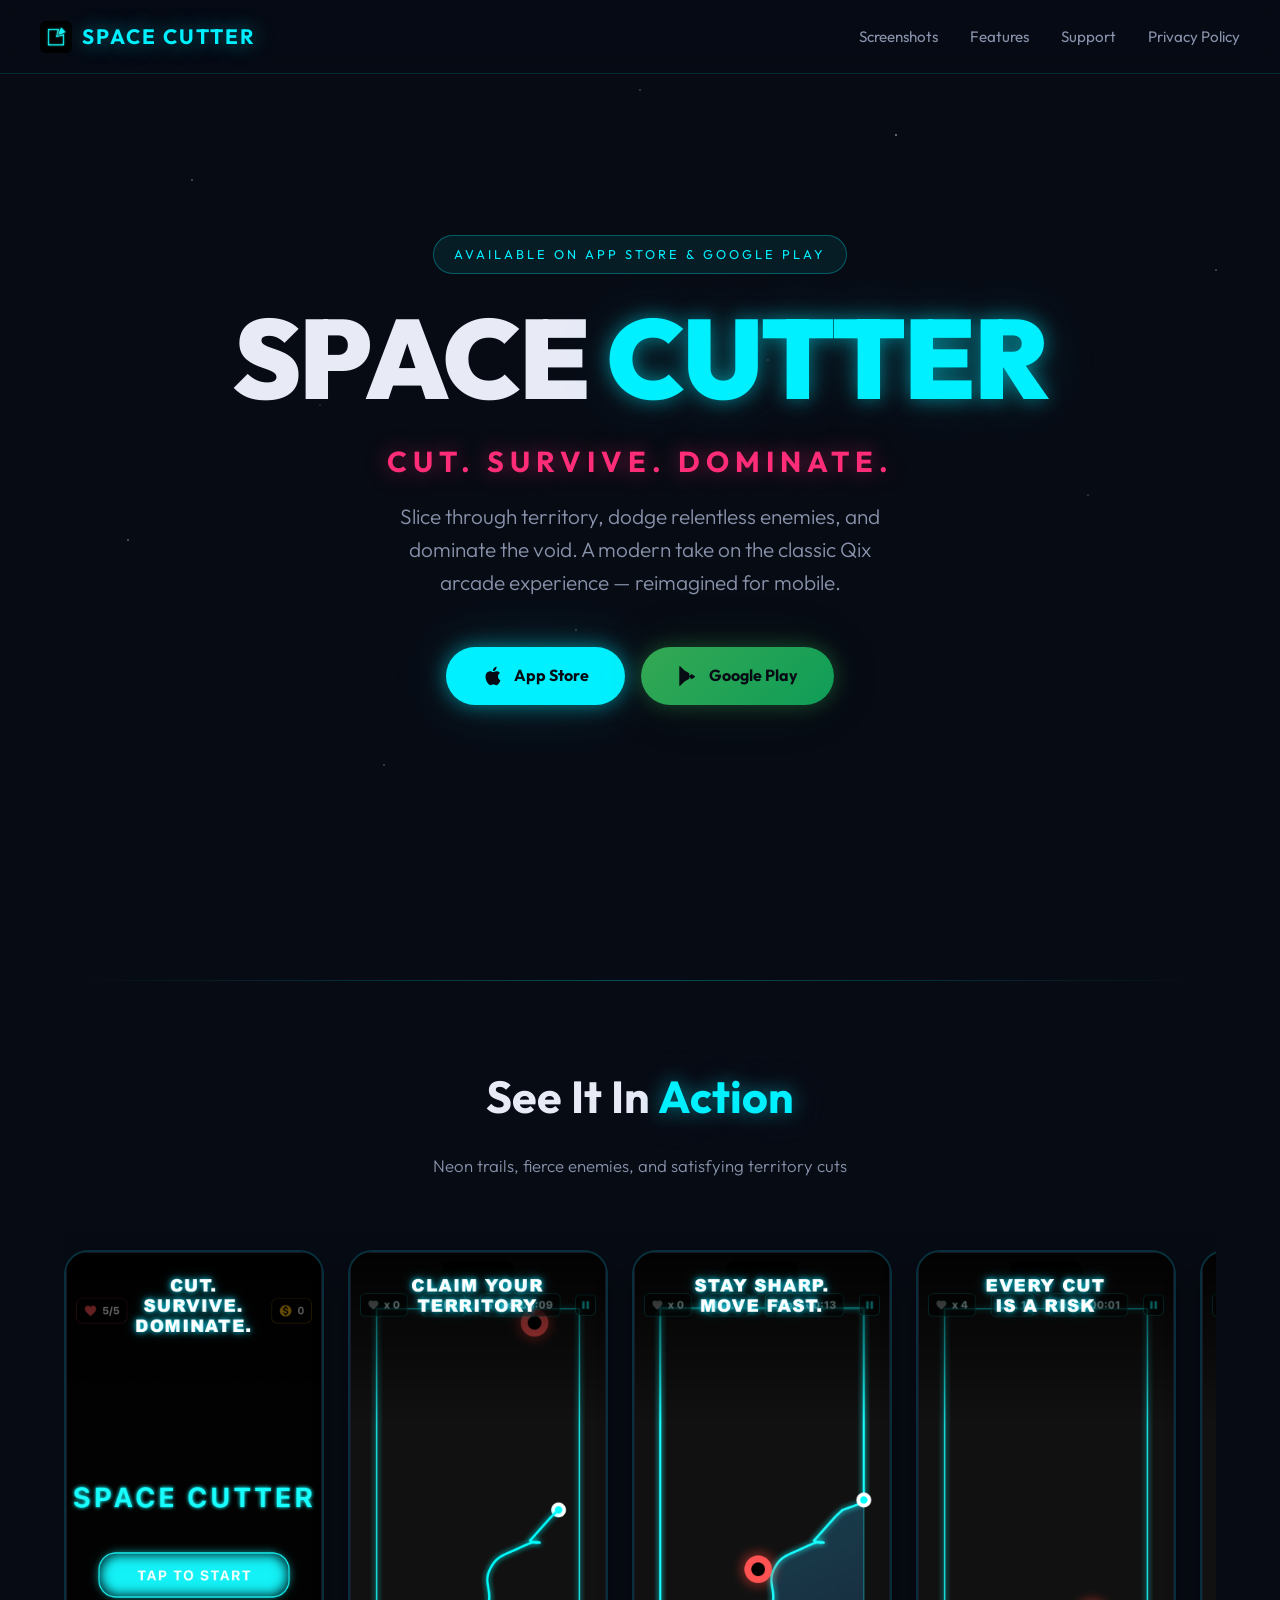
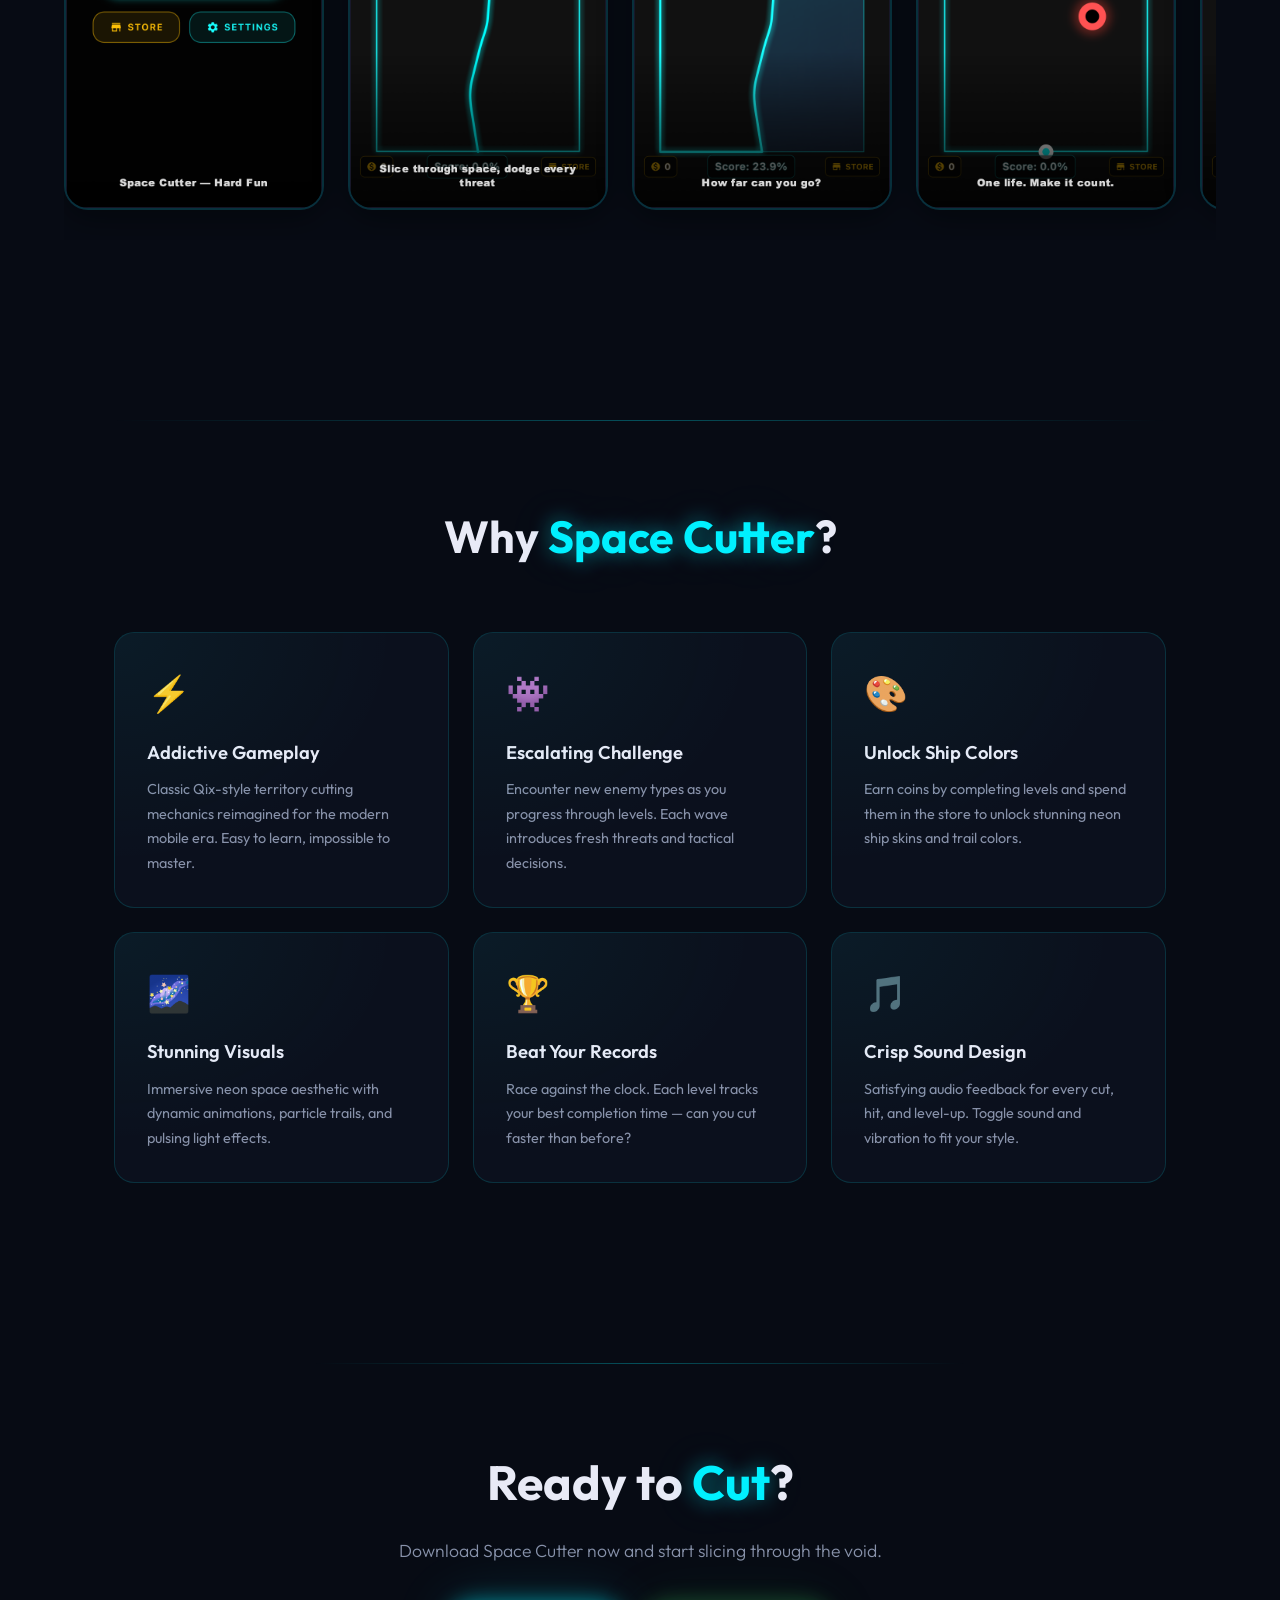
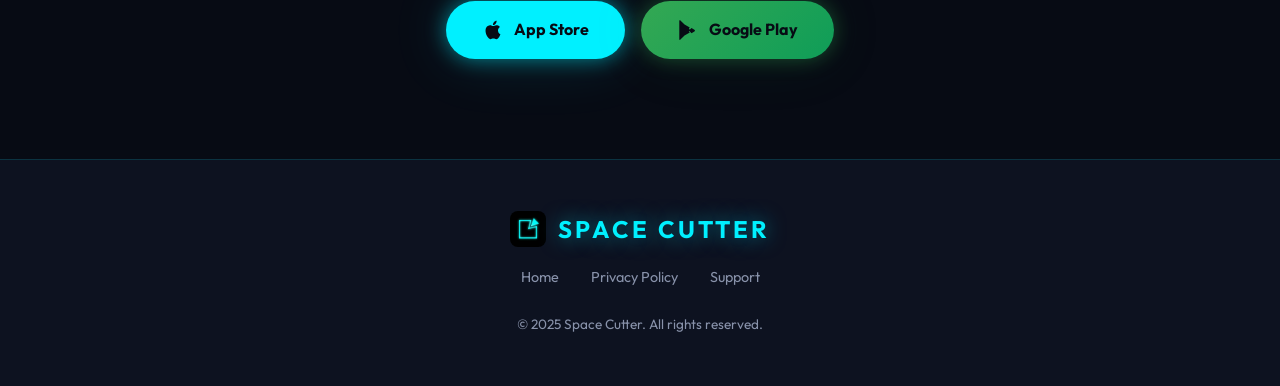
<file: index.html>
<!DOCTYPE html>
<html lang="en">
<head>
  <meta charset="UTF-8" />
  <meta name="viewport" content="width=device-width, initial-scale=1.0" />
  <title>Space Cutter — Cut Through Space</title>
  <meta name="description" content="Space Cutter is a fast-paced mobile arcade game. Cut territory, dodge enemies, and conquer the void. Available on App Store and Google Play." />
  <link rel="stylesheet" href="style.css" />
  <link rel="icon" type="image/png" sizes="96x96" href="images/spacecutter_icon_96.png" />
  <link rel="icon" type="image/png" sizes="192x192" href="images/spacecutter_icon_192.png" />
  <link rel="apple-touch-icon" href="images/spacecutter_icon_512.png" />
</head>
<body>

  <!-- Navigation -->
  <nav>
    <a class="nav-logo" href="index.html"><img src="images/spacecutter_icon_96.png" alt="Space Cutter" class="nav-icon" /> SPACE CUTTER</a>
    <ul class="nav-links">
      <li><a href="#screenshots">Screenshots</a></li>
      <li><a href="#features">Features</a></li>
      <li><a href="mailto:yureklabs@gmail.com">Support</a></li>
      <li><a href="privacy-policy.html">Privacy Policy</a></li>
    </ul>
  </nav>

  <!-- Hero -->
  <section class="hero">
    <div class="hero-badge">Available on App Store & Google Play</div>
    <h1>
      <span class="word-space">SPACE&nbsp;</span><span class="word-cutter">CUTTER</span>
    </h1>
    <p class="hero-tagline">Cut. Survive. Dominate.</p>
    <p class="hero-subtitle">
      Slice through territory, dodge relentless enemies, and dominate the void. A modern take on the classic Qix arcade experience — reimagined for mobile.
    </p>
    <div class="hero-actions">
      <a href="https://apps.apple.com/us/app/space-cutter/id6760222527" id="appstore-btn" class="btn-primary">
        <svg width="22" height="22" viewBox="0 0 24 24" fill="currentColor"><path d="M18.71 19.5c-.83 1.24-1.71 2.45-3.05 2.47-1.34.03-1.77-.79-3.29-.79-1.53 0-2 .77-3.27.82-1.31.05-2.3-1.32-3.14-2.53C4.25 17 2.94 12.45 4.7 9.39c.87-1.52 2.43-2.48 4.12-2.51 1.28-.02 2.5.87 3.29.87.78 0 2.26-1.07 3.8-.91.65.03 2.47.26 3.64 1.98-.09.06-2.17 1.28-2.15 3.81.03 3.02 2.65 4.03 2.68 4.04-.03.07-.42 1.44-1.38 2.83M13 3.5c.73-.83 1.94-1.46 2.94-1.5.13 1.17-.34 2.35-1.04 3.19-.69.85-1.83 1.51-2.95 1.42-.15-1.15.41-2.35 1.05-3.11z"/></svg>
        App Store
      </a>
      <a href="https://play.google.com/store/apps/details?id=com.yureklabs.spacecutter" id="playstore-btn" class="btn-primary btn-play">
        <svg width="22" height="22" viewBox="0 0 24 24" fill="currentColor"><path d="M3.18 23.04c-.46-.27-.68-.74-.68-1.29V2.25c0-.55.22-1.02.68-1.29l11.18 11.04L3.18 23.04zM15.82 15.43l-2.79-2.76 2.79-2.76 3.14 1.81c.89.51.89 1.35 0 1.87l-3.14 1.84zM12.15 11.62L4.43 3.85l9.49 5.47-1.77 2.3zM12.15 12.38l1.77 2.3-9.49 5.47 7.72-7.77z"/></svg>
        Google Play
      </a>
    </div>
  </section>

  <!-- Screenshots -->
  <section class="screenshots" id="screenshots">
    <div class="neon-line"></div>
    <h2 class="section-title">See It In <span>Action</span></h2>
    <p class="section-subtitle">Neon trails, fierce enemies, and satisfying territory cuts</p>
    <div class="screenshots-track">
      <div class="screenshot-card">
        <img src="images/space_cutter_01.png" alt="Space Cutter main menu" loading="lazy" />
      </div>
      <div class="screenshot-card">
        <img src="images/space_cutter_02.png" alt="Claim your territory - gameplay" loading="lazy" />
      </div>
      <div class="screenshot-card">
        <img src="images/space_cutter_03.png" alt="Stay sharp, move fast - cutting territory" loading="lazy" />
      </div>
      <div class="screenshot-card">
        <img src="images/space_cutter_04.png" alt="Every cut is a risk - enemy encounter" loading="lazy" />
      </div>
      <div class="screenshot-card">
        <img src="images/space_cutter_05.png" alt="Simple to learn, impossible to master" loading="lazy" />
      </div>
      <div class="screenshot-card screenshot-card-wide">
        <img src="images/sc_ipad_02___gameplay.png" alt="Space Cutter iPad gameplay" loading="lazy" />
      </div>
    </div>
  </section>

  <!-- Features -->
  <section class="features" id="features">
    <div class="neon-line"></div>
    <h2 class="section-title">Why <span>Space Cutter</span>?</h2>
    <div class="features-grid">
      <div class="feature-card">
        <div class="feature-icon">⚡</div>
        <h3>Addictive Gameplay</h3>
        <p>Classic Qix-style territory cutting mechanics reimagined for the modern mobile era. Easy to learn, impossible to master.</p>
      </div>
      <div class="feature-card">
        <div class="feature-icon">👾</div>
        <h3>Escalating Challenge</h3>
        <p>Encounter new enemy types as you progress through levels. Each wave introduces fresh threats and tactical decisions.</p>
      </div>
      <div class="feature-card">
        <div class="feature-icon">🎨</div>
        <h3>Unlock Ship Colors</h3>
        <p>Earn coins by completing levels and spend them in the store to unlock stunning neon ship skins and trail colors.</p>
      </div>
      <div class="feature-card">
        <div class="feature-icon">🌌</div>
        <h3>Stunning Visuals</h3>
        <p>Immersive neon space aesthetic with dynamic animations, particle trails, and pulsing light effects.</p>
      </div>
      <div class="feature-card">
        <div class="feature-icon">🏆</div>
        <h3>Beat Your Records</h3>
        <p>Race against the clock. Each level tracks your best completion time — can you cut faster than before?</p>
      </div>
      <div class="feature-card">
        <div class="feature-icon">🎵</div>
        <h3>Crisp Sound Design</h3>
        <p>Satisfying audio feedback for every cut, hit, and level-up. Toggle sound and vibration to fit your style.</p>
      </div>
    </div>
  </section>

  <!-- CTA -->
  <section class="cta">
    <div class="neon-line"></div>
    <h2 class="cta-title">Ready to <span>Cut</span>?</h2>
    <p class="cta-text">Download Space Cutter now and start slicing through the void.</p>
    <div class="hero-actions">
      <a href="https://apps.apple.com/us/app/space-cutter/id6760222527" class="btn-primary">
        <svg width="22" height="22" viewBox="0 0 24 24" fill="currentColor"><path d="M18.71 19.5c-.83 1.24-1.71 2.45-3.05 2.47-1.34.03-1.77-.79-3.29-.79-1.53 0-2 .77-3.27.82-1.31.05-2.3-1.32-3.14-2.53C4.25 17 2.94 12.45 4.7 9.39c.87-1.52 2.43-2.48 4.12-2.51 1.28-.02 2.5.87 3.29.87.78 0 2.26-1.07 3.8-.91.65.03 2.47.26 3.64 1.98-.09.06-2.17 1.28-2.15 3.81.03 3.02 2.65 4.03 2.68 4.04-.03.07-.42 1.44-1.38 2.83M13 3.5c.73-.83 1.94-1.46 2.94-1.5.13 1.17-.34 2.35-1.04 3.19-.69.85-1.83 1.51-2.95 1.42-.15-1.15.41-2.35 1.05-3.11z"/></svg>
        App Store
      </a>
      <a href="https://play.google.com/store/apps/details?id=com.yureklabs.spacecutter" class="btn-primary btn-play">
        <svg width="22" height="22" viewBox="0 0 24 24" fill="currentColor"><path d="M3.18 23.04c-.46-.27-.68-.74-.68-1.29V2.25c0-.55.22-1.02.68-1.29l11.18 11.04L3.18 23.04zM15.82 15.43l-2.79-2.76 2.79-2.76 3.14 1.81c.89.51.89 1.35 0 1.87l-3.14 1.84zM12.15 11.62L4.43 3.85l9.49 5.47-1.77 2.3zM12.15 12.38l1.77 2.3-9.49 5.47 7.72-7.77z"/></svg>
        Google Play
      </a>
    </div>
  </section>

  <!-- Footer -->
  <footer>
    <div class="footer-logo"><img src="images/spacecutter_icon_96.png" alt="Space Cutter" class="footer-icon" /> SPACE CUTTER</div>
    <ul class="footer-links">
      <li><a href="index.html">Home</a></li>
      <li><a href="privacy-policy.html">Privacy Policy</a></li>
      <li><a href="mailto:yureklabs@gmail.com">Support</a></li>
    </ul>
    <p>&copy; 2025 Space Cutter. All rights reserved.</p>
  </footer>

</body>
</html>
</file>
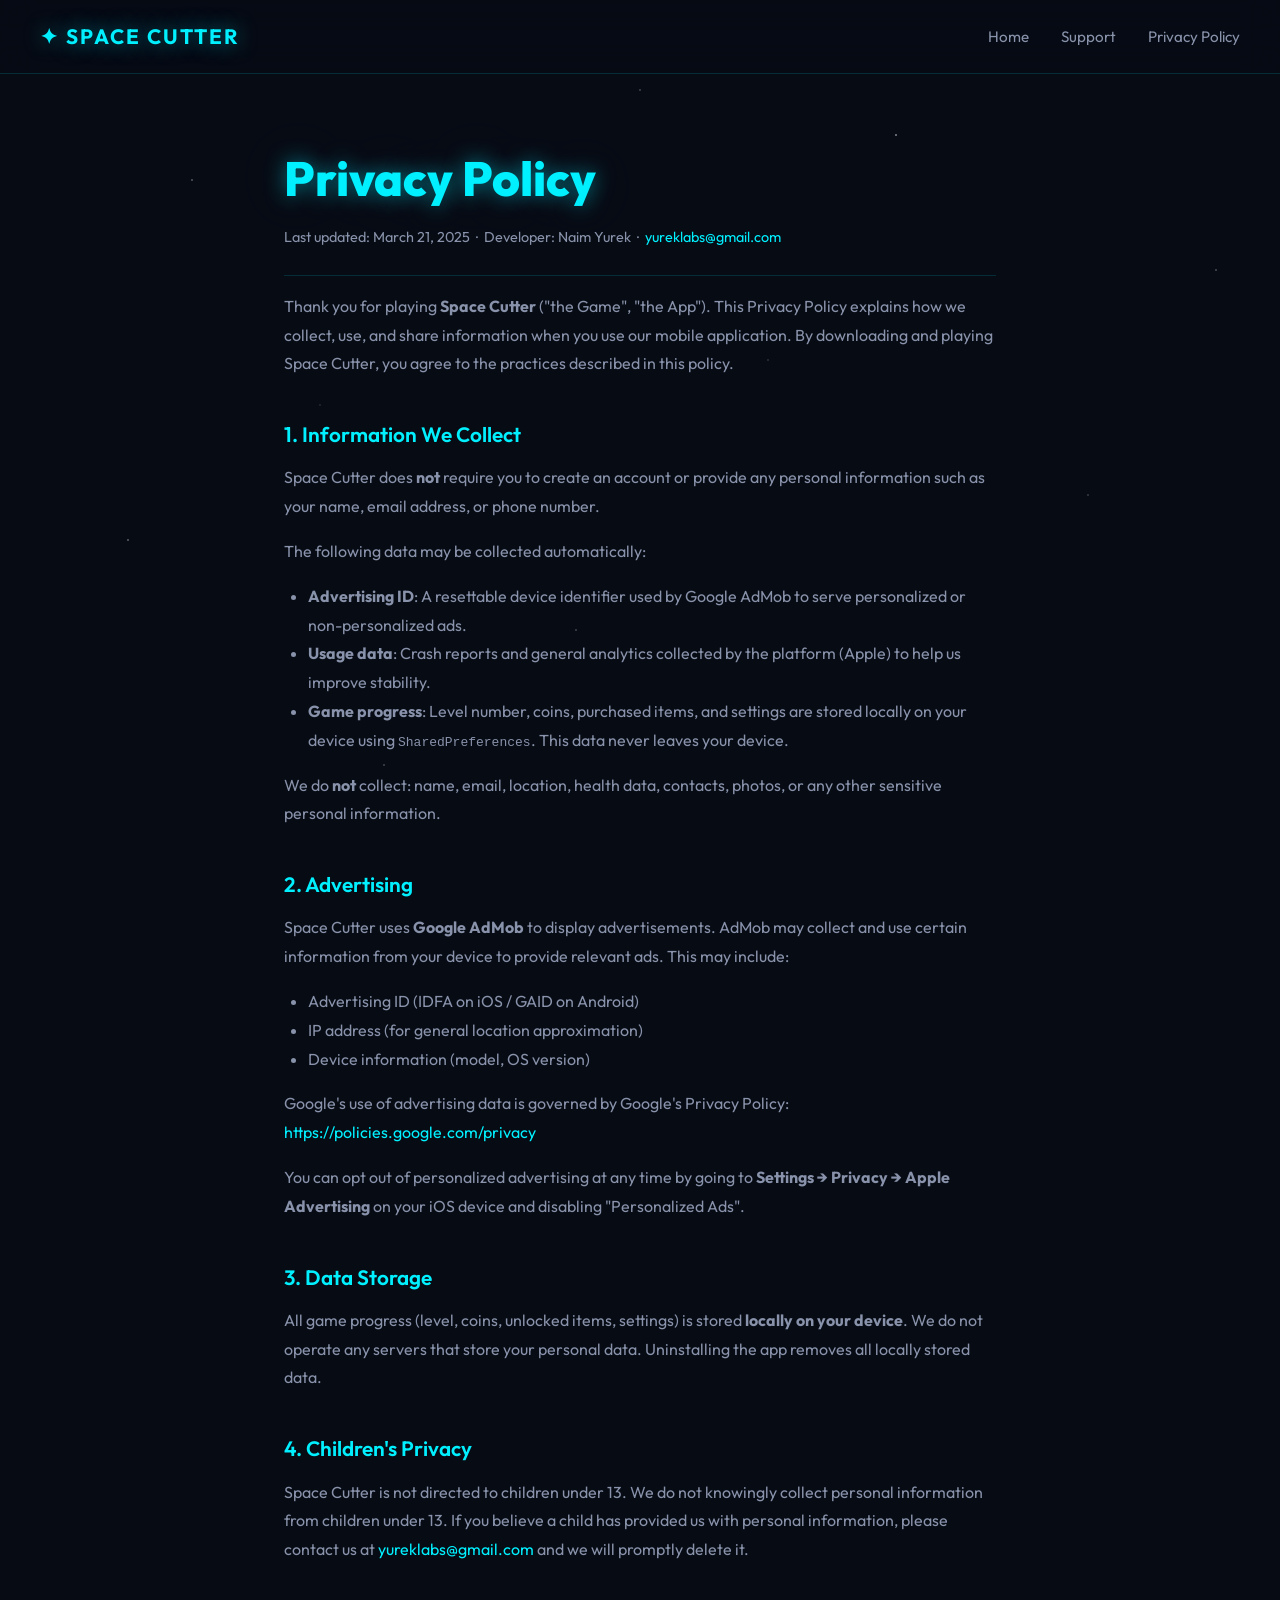
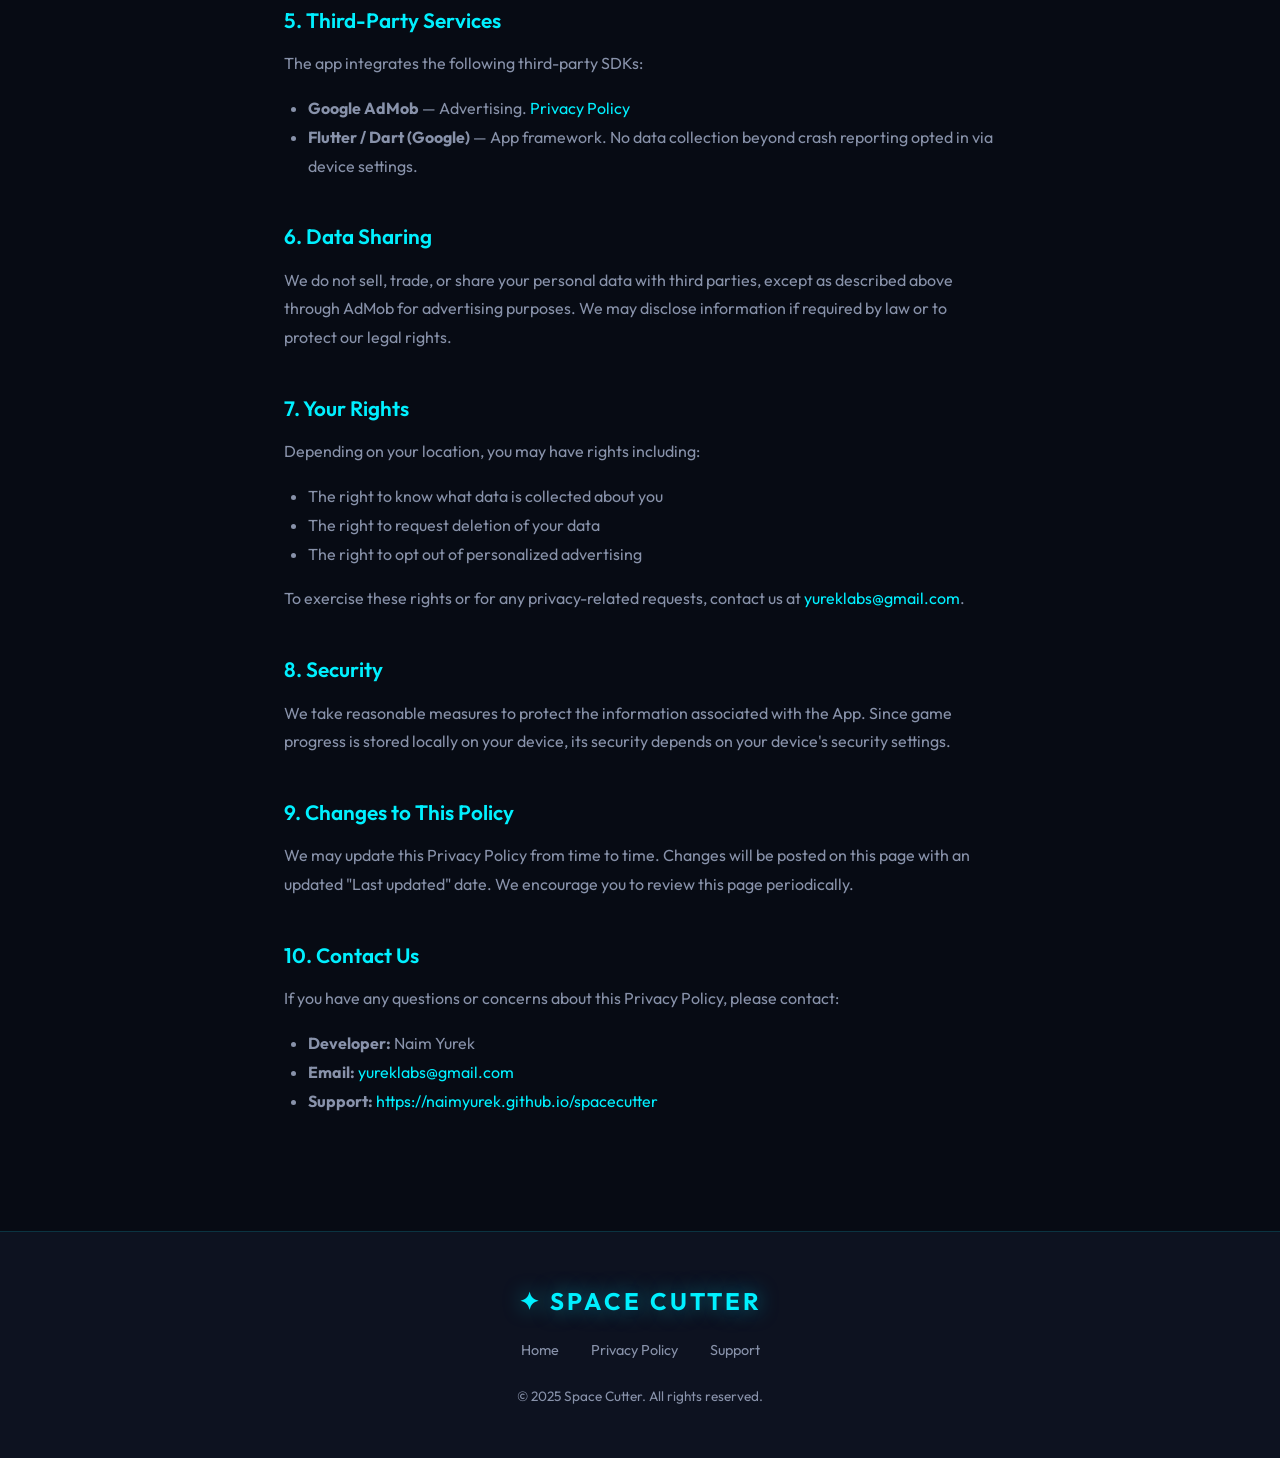
<file: privacy-policy.html>
<!DOCTYPE html>
<html lang="en">
<head>
  <meta charset="UTF-8" />
  <meta name="viewport" content="width=device-width, initial-scale=1.0" />
  <title>Privacy Policy — Space Cutter</title>
  <meta name="description" content="Privacy Policy for Space Cutter mobile game." />
  <link rel="stylesheet" href="style.css" />
  <link rel="icon" href="data:image/svg+xml,<svg xmlns='http://www.w3.org/2000/svg' viewBox='0 0 100 100'><text y='.9em' font-size='90'>🚀</text></svg>" />
</head>
<body>

  <!-- Navigation -->
  <nav>
    <a class="nav-logo" href="index.html">✦ SPACE CUTTER</a>
    <ul class="nav-links">
      <li><a href="index.html">Home</a></li>
      <li><a href="mailto:yureklabs@gmail.com">Support</a></li>
      <li><a href="privacy-policy.html">Privacy Policy</a></li>
    </ul>
  </nav>

  <main class="policy-page">
    <h1>Privacy Policy</h1>
    <p class="policy-meta">Last updated: March 21, 2025 &nbsp;·&nbsp; Developer: Naim Yurek &nbsp;·&nbsp; <a href="mailto:yureklabs@gmail.com">yureklabs@gmail.com</a></p>

    <p>
      Thank you for playing <strong>Space Cutter</strong> ("the Game", "the App"). This Privacy Policy explains how we collect, use, and share information when you use our mobile application. By downloading and playing Space Cutter, you agree to the practices described in this policy.
    </p>

    <h2>1. Information We Collect</h2>
    <p>Space Cutter does <strong>not</strong> require you to create an account or provide any personal information such as your name, email address, or phone number.</p>
    <p>The following data may be collected automatically:</p>
    <ul>
      <li><strong>Advertising ID</strong>: A resettable device identifier used by Google AdMob to serve personalized or non-personalized ads.</li>
      <li><strong>Usage data</strong>: Crash reports and general analytics collected by the platform (Apple) to help us improve stability.</li>
      <li><strong>Game progress</strong>: Level number, coins, purchased items, and settings are stored locally on your device using <code>SharedPreferences</code>. This data never leaves your device.</li>
    </ul>
    <p>We do <strong>not</strong> collect: name, email, location, health data, contacts, photos, or any other sensitive personal information.</p>

    <h2>2. Advertising</h2>
    <p>
      Space Cutter uses <strong>Google AdMob</strong> to display advertisements. AdMob may collect and use certain information from your device to provide relevant ads. This may include:
    </p>
    <ul>
      <li>Advertising ID (IDFA on iOS / GAID on Android)</li>
      <li>IP address (for general location approximation)</li>
      <li>Device information (model, OS version)</li>
    </ul>
    <p>
      Google's use of advertising data is governed by Google's Privacy Policy:
      <a href="https://policies.google.com/privacy" target="_blank" rel="noopener">https://policies.google.com/privacy</a>
    </p>
    <p>
      You can opt out of personalized advertising at any time by going to <strong>Settings → Privacy → Apple Advertising</strong> on your iOS device and disabling "Personalized Ads".
    </p>

    <h2>3. Data Storage</h2>
    <p>
      All game progress (level, coins, unlocked items, settings) is stored <strong>locally on your device</strong>. We do not operate any servers that store your personal data. Uninstalling the app removes all locally stored data.
    </p>

    <h2>4. Children's Privacy</h2>
    <p>
      Space Cutter is not directed to children under 13. We do not knowingly collect personal information from children under 13. If you believe a child has provided us with personal information, please contact us at <a href="mailto:yureklabs@gmail.com">yureklabs@gmail.com</a> and we will promptly delete it.
    </p>

    <h2>5. Third-Party Services</h2>
    <p>The app integrates the following third-party SDKs:</p>
    <ul>
      <li><strong>Google AdMob</strong> — Advertising. <a href="https://policies.google.com/privacy" target="_blank" rel="noopener">Privacy Policy</a></li>
      <li><strong>Flutter / Dart (Google)</strong> — App framework. No data collection beyond crash reporting opted in via device settings.</li>
    </ul>

    <h2>6. Data Sharing</h2>
    <p>
      We do not sell, trade, or share your personal data with third parties, except as described above through AdMob for advertising purposes. We may disclose information if required by law or to protect our legal rights.
    </p>

    <h2>7. Your Rights</h2>
    <p>Depending on your location, you may have rights including:</p>
    <ul>
      <li>The right to know what data is collected about you</li>
      <li>The right to request deletion of your data</li>
      <li>The right to opt out of personalized advertising</li>
    </ul>
    <p>
      To exercise these rights or for any privacy-related requests, contact us at <a href="mailto:yureklabs@gmail.com">yureklabs@gmail.com</a>.
    </p>

    <h2>8. Security</h2>
    <p>
      We take reasonable measures to protect the information associated with the App. Since game progress is stored locally on your device, its security depends on your device's security settings.
    </p>

    <h2>9. Changes to This Policy</h2>
    <p>
      We may update this Privacy Policy from time to time. Changes will be posted on this page with an updated "Last updated" date. We encourage you to review this page periodically.
    </p>

    <h2>10. Contact Us</h2>
    <p>
      If you have any questions or concerns about this Privacy Policy, please contact:
    </p>
    <ul>
      <li><strong>Developer:</strong> Naim Yurek</li>
      <li><strong>Email:</strong> <a href="mailto:yureklabs@gmail.com">yureklabs@gmail.com</a></li>
      <li><strong>Support:</strong> <a href="https://naimyurek.github.io/spacecutter">https://naimyurek.github.io/spacecutter</a></li>
    </ul>
  </main>

  <!-- Footer -->
  <footer>
    <div class="footer-logo">✦ SPACE CUTTER</div>
    <ul class="footer-links">
      <li><a href="index.html">Home</a></li>
      <li><a href="privacy-policy.html">Privacy Policy</a></li>
      <li><a href="mailto:yureklabs@gmail.com">Support</a></li>
    </ul>
    <p>&copy; 2025 Space Cutter. All rights reserved.</p>
  </footer>

</body>
</html>
</file>
<file: style.css>
@import url('https://fonts.googleapis.com/css2?family=Outfit:wght@300;400;600;700;900&display=swap');

:root {
  --bg: #070b14;
  --bg2: #0d1220;
  --neon-cyan: #00f0ff;
  --neon-purple: #a855f7;
  --neon-pink: #ff2d78;
  --text: #e8eaf6;
  --text-muted: #8892aa;
  --border: rgba(0, 240, 255, 0.15);
  --glow-cyan: 0 0 20px rgba(0, 240, 255, 0.5), 0 0 60px rgba(0, 240, 255, 0.15);
  --glow-purple: 0 0 20px rgba(168, 85, 247, 0.4);
}

* {
  margin: 0;
  padding: 0;
  box-sizing: border-box;
}

html {
  scroll-behavior: smooth;
}

body {
  background-color: var(--bg);
  color: var(--text);
  font-family: 'Outfit', sans-serif;
  line-height: 1.6;
  overflow-x: hidden;
}

/* ─── Stars Background ─── */
body::before {
  content: '';
  position: fixed;
  inset: 0;
  background-image:
    radial-gradient(1px 1px at 15% 20%, rgba(255,255,255,0.8) 0%, transparent 100%),
    radial-gradient(1px 1px at 45% 70%, rgba(255,255,255,0.6) 0%, transparent 100%),
    radial-gradient(1.5px 1.5px at 70% 15%, rgba(255,255,255,0.7) 0%, transparent 100%),
    radial-gradient(1px 1px at 85% 55%, rgba(255,255,255,0.5) 0%, transparent 100%),
    radial-gradient(1px 1px at 30% 85%, rgba(255,255,255,0.6) 0%, transparent 100%),
    radial-gradient(1px 1px at 60% 40%, rgba(255,255,255,0.4) 0%, transparent 100%),
    radial-gradient(1.5px 1.5px at 10% 60%, rgba(255,255,255,0.5) 0%, transparent 100%),
    radial-gradient(1px 1px at 95% 30%, rgba(255,255,255,0.7) 0%, transparent 100%),
    radial-gradient(1px 1px at 50% 10%, rgba(255,255,255,0.6) 0%, transparent 100%),
    radial-gradient(1px 1px at 25% 45%, rgba(255,255,255,0.3) 0%, transparent 100%);
  pointer-events: none;
  z-index: 0;
}

/* ─── Navigation ─── */
nav {
  position: fixed;
  top: 0;
  width: 100%;
  z-index: 100;
  padding: 20px 40px;
  display: flex;
  align-items: center;
  justify-content: space-between;
  background: rgba(7, 11, 20, 0.85);
  backdrop-filter: blur(16px);
  border-bottom: 1px solid var(--border);
}

.nav-logo {
  font-size: 1.3rem;
  font-weight: 700;
  letter-spacing: 2px;
  color: var(--neon-cyan);
  text-decoration: none;
  text-shadow: var(--glow-cyan);
  display: flex;
  align-items: center;
  gap: 10px;
}

.nav-icon {
  width: 32px;
  height: 32px;
  border-radius: 6px;
}

.nav-links {
  display: flex;
  gap: 32px;
  list-style: none;
}

.nav-links a {
  color: var(--text-muted);
  text-decoration: none;
  font-size: 0.95rem;
  transition: color 0.25s;
}

.nav-links a:hover {
  color: var(--neon-cyan);
}

/* ─── Hero ─── */
.hero {
  min-height: 100vh;
  display: flex;
  flex-direction: column;
  align-items: center;
  justify-content: center;
  text-align: center;
  padding: 120px 24px 80px;
  position: relative;
  z-index: 1;
}

.hero-badge {
  display: inline-block;
  background: rgba(0, 240, 255, 0.08);
  border: 1px solid rgba(0, 240, 255, 0.3);
  color: var(--neon-cyan);
  font-size: 0.8rem;
  letter-spacing: 3px;
  text-transform: uppercase;
  padding: 8px 20px;
  border-radius: 50px;
  margin-bottom: 28px;
  animation: fadeInDown 0.8s ease-out;
}

.hero h1 {
  font-size: clamp(3.5rem, 10vw, 7rem);
  font-weight: 900;
  letter-spacing: -2px;
  line-height: 1;
  margin-bottom: 24px;
  animation: fadeInUp 0.8s ease-out 0.1s both;
}

.hero h1 .word-space {
  color: var(--text);
}

.hero h1 .word-cutter {
  color: var(--neon-cyan);
  text-shadow: var(--glow-cyan);
}

.hero-subtitle {
  font-size: clamp(1rem, 2.5vw, 1.3rem);
  color: var(--text-muted);
  max-width: 520px;
  margin-bottom: 48px;
  font-weight: 300;
  animation: fadeInUp 0.8s ease-out 0.2s both;
}

.hero-actions {
  display: flex;
  gap: 16px;
  flex-wrap: wrap;
  justify-content: center;
  animation: fadeInUp 0.8s ease-out 0.3s both;
}

.btn-primary {
  display: inline-flex;
  align-items: center;
  gap: 10px;
  background: var(--neon-cyan);
  color: var(--bg);
  font-family: 'Outfit', sans-serif;
  font-weight: 700;
  font-size: 1rem;
  padding: 16px 36px;
  border-radius: 50px;
  text-decoration: none;
  transition: all 0.25s;
  box-shadow: var(--glow-cyan);
}

.btn-primary:hover {
  transform: translateY(-3px);
  box-shadow: 0 0 30px rgba(0, 240, 255, 0.7), 0 0 80px rgba(0, 240, 255, 0.2);
}

.btn-secondary {
  display: inline-flex;
  align-items: center;
  gap: 10px;
  background: transparent;
  color: var(--text-muted);
  font-family: 'Outfit', sans-serif;
  font-weight: 400;
  font-size: 1rem;
  padding: 16px 36px;
  border-radius: 50px;
  border: 1px solid rgba(255,255,255,0.12);
  text-decoration: none;
  transition: all 0.25s;
}

.btn-secondary:hover {
  border-color: rgba(255,255,255,0.3);
  color: var(--text);
  transform: translateY(-3px);
}

/* ─── Hero Tagline ─── */
.hero-tagline {
  font-size: clamp(1.2rem, 3vw, 1.8rem);
  font-weight: 700;
  letter-spacing: 6px;
  text-transform: uppercase;
  color: var(--neon-pink);
  text-shadow: 0 0 20px rgba(255, 45, 120, 0.5);
  margin-bottom: 16px;
  animation: fadeInUp 0.8s ease-out 0.15s both;
}

/* ─── Play Store Button Variant ─── */
.btn-play {
  background: linear-gradient(135deg, #34a853, #0f9d58);
  box-shadow: 0 0 20px rgba(52, 168, 83, 0.4), 0 0 60px rgba(52, 168, 83, 0.1);
}

.btn-play:hover {
  box-shadow: 0 0 30px rgba(52, 168, 83, 0.6), 0 0 80px rgba(52, 168, 83, 0.2);
}

/* ─── Divider line ─── */
.neon-line {
  width: 100%;
  height: 1px;
  background: linear-gradient(90deg, transparent, var(--neon-cyan), transparent);
  opacity: 0.3;
  margin: 80px 0;
}

/* ─── Screenshots ─── */
.screenshots {
  position: relative;
  z-index: 1;
  padding: 0 24px 100px;
  max-width: 1200px;
  margin: 0 auto;
}

.section-subtitle {
  text-align: center;
  color: var(--text-muted);
  font-size: 1.05rem;
  font-weight: 300;
  margin-top: -40px;
  margin-bottom: 50px;
}

.screenshots-track {
  display: flex;
  gap: 24px;
  overflow-x: auto;
  scroll-snap-type: x mandatory;
  padding: 20px 0 30px;
  -webkit-overflow-scrolling: touch;
  scrollbar-width: thin;
  scrollbar-color: var(--neon-cyan) transparent;
}

.screenshots-track::-webkit-scrollbar {
  height: 6px;
}

.screenshots-track::-webkit-scrollbar-track {
  background: transparent;
}

.screenshots-track::-webkit-scrollbar-thumb {
  background: rgba(0, 240, 255, 0.3);
  border-radius: 3px;
}

.screenshot-card {
  flex: 0 0 auto;
  width: 260px;
  scroll-snap-align: center;
  border-radius: 24px;
  overflow: hidden;
  border: 2px solid rgba(0, 240, 255, 0.15);
  background: rgba(13, 18, 32, 0.6);
  transition: all 0.4s ease;
  box-shadow: 0 8px 32px rgba(0, 0, 0, 0.4);
}

.screenshot-card:hover {
  border-color: rgba(0, 240, 255, 0.5);
  transform: translateY(-8px) scale(1.02);
  box-shadow: 0 16px 48px rgba(0, 240, 255, 0.15), 0 8px 32px rgba(0, 0, 0, 0.5);
}

.screenshot-card img {
  width: 100%;
  height: auto;
  display: block;
}

.screenshot-card-wide {
  width: 380px;
}

/* ─── Features ─── */
.features {
  position: relative;
  z-index: 1;
  padding: 0 24px 100px;
  max-width: 1100px;
  margin: 0 auto;
}

.section-title {
  font-size: clamp(1.8rem, 5vw, 2.8rem);
  font-weight: 700;
  text-align: center;
  margin-bottom: 60px;
  color: var(--text);
}

.section-title span {
  color: var(--neon-cyan);
  text-shadow: var(--glow-cyan);
}

.features-grid {
  display: grid;
  grid-template-columns: repeat(auto-fit, minmax(260px, 1fr));
  gap: 24px;
}

.feature-card {
  background: rgba(13, 18, 32, 0.8);
  border: 1px solid var(--border);
  border-radius: 20px;
  padding: 32px;
  transition: all 0.3s;
  position: relative;
  overflow: hidden;
}

.feature-card::before {
  content: '';
  position: absolute;
  inset: 0;
  background: radial-gradient(ellipse at top left, rgba(0,240,255,0.05) 0%, transparent 60%);
  pointer-events: none;
}

.feature-card:hover {
  border-color: rgba(0, 240, 255, 0.4);
  transform: translateY(-6px);
  box-shadow: 0 12px 40px rgba(0, 240, 255, 0.1);
}

.feature-icon {
  font-size: 2.2rem;
  margin-bottom: 16px;
}

.feature-card h3 {
  font-size: 1.15rem;
  font-weight: 600;
  margin-bottom: 10px;
  color: var(--text);
}

.feature-card p {
  font-size: 0.9rem;
  color: var(--text-muted);
  line-height: 1.7;
}

/* ─── CTA ─── */
.cta {
  position: relative;
  z-index: 1;
  text-align: center;
  padding: 0 24px 100px;
  max-width: 700px;
  margin: 0 auto;
}

.cta-title {
  font-size: clamp(2rem, 5vw, 3rem);
  font-weight: 700;
  margin-bottom: 16px;
  color: var(--text);
}

.cta-title span {
  color: var(--neon-cyan);
  text-shadow: var(--glow-cyan);
}

.cta-text {
  color: var(--text-muted);
  font-size: 1.1rem;
  font-weight: 300;
  margin-bottom: 36px;
}

/* ─── Footer ─── */
footer {
  position: relative;
  z-index: 1;
  background: var(--bg2);
  border-top: 1px solid var(--border);
  padding: 50px 24px;
  text-align: center;
}

.footer-logo {
  font-size: 1.5rem;
  font-weight: 700;
  letter-spacing: 3px;
  color: var(--neon-cyan);
  text-shadow: var(--glow-cyan);
  margin-bottom: 16px;
  display: flex;
  align-items: center;
  justify-content: center;
  gap: 12px;
}

.footer-icon {
  width: 36px;
  height: 36px;
  border-radius: 8px;
}

.footer-links {
  display: flex;
  gap: 32px;
  justify-content: center;
  list-style: none;
  margin-bottom: 24px;
  flex-wrap: wrap;
}

.footer-links a {
  color: var(--text-muted);
  text-decoration: none;
  font-size: 0.9rem;
  transition: color 0.2s;
}

.footer-links a:hover {
  color: var(--neon-cyan);
}

footer p {
  color: var(--text-muted);
  font-size: 0.85rem;
}

/* ─── Privacy Policy Page ─── */
.policy-page {
  max-width: 760px;
  margin: 0 auto;
  padding: 140px 24px 100px;
  position: relative;
  z-index: 1;
}

.policy-page h1 {
  font-size: clamp(2rem, 5vw, 3rem);
  font-weight: 800;
  color: var(--neon-cyan);
  text-shadow: var(--glow-cyan);
  margin-bottom: 8px;
}

.policy-meta {
  color: var(--text-muted);
  font-size: 0.9rem;
  margin-bottom: 48px;
  padding-bottom: 24px;
  border-bottom: 1px solid var(--border);
}

.policy-page h2 {
  font-size: 1.3rem;
  font-weight: 600;
  color: var(--neon-cyan);
  margin-top: 40px;
  margin-bottom: 12px;
}

.policy-page p {
  color: var(--text-muted);
  margin-bottom: 16px;
  line-height: 1.8;
}

.policy-page ul {
  color: var(--text-muted);
  padding-left: 24px;
  margin-bottom: 16px;
  line-height: 1.8;
}

.policy-page a {
  color: var(--neon-cyan);
  text-decoration: none;
}

.policy-page a:hover {
  text-decoration: underline;
}

/* ─── Animations ─── */
@keyframes fadeInUp {
  from { opacity: 0; transform: translateY(30px); }
  to   { opacity: 1; transform: translateY(0); }
}

@keyframes fadeInDown {
  from { opacity: 0; transform: translateY(-20px); }
  to   { opacity: 1; transform: translateY(0); }
}

/* ─── Responsive ─── */
@media (max-width: 600px) {
  nav { padding: 16px 20px; }
  .nav-links { display: none; }
  .hero-actions { flex-direction: column; align-items: center; }
  .btn-primary, .btn-secondary { width: 100%; justify-content: center; }
  .screenshot-card { width: 220px; }
  .screenshot-card-wide { width: 320px; }
  .section-subtitle { margin-top: -30px; font-size: 0.95rem; }
}
</file>
